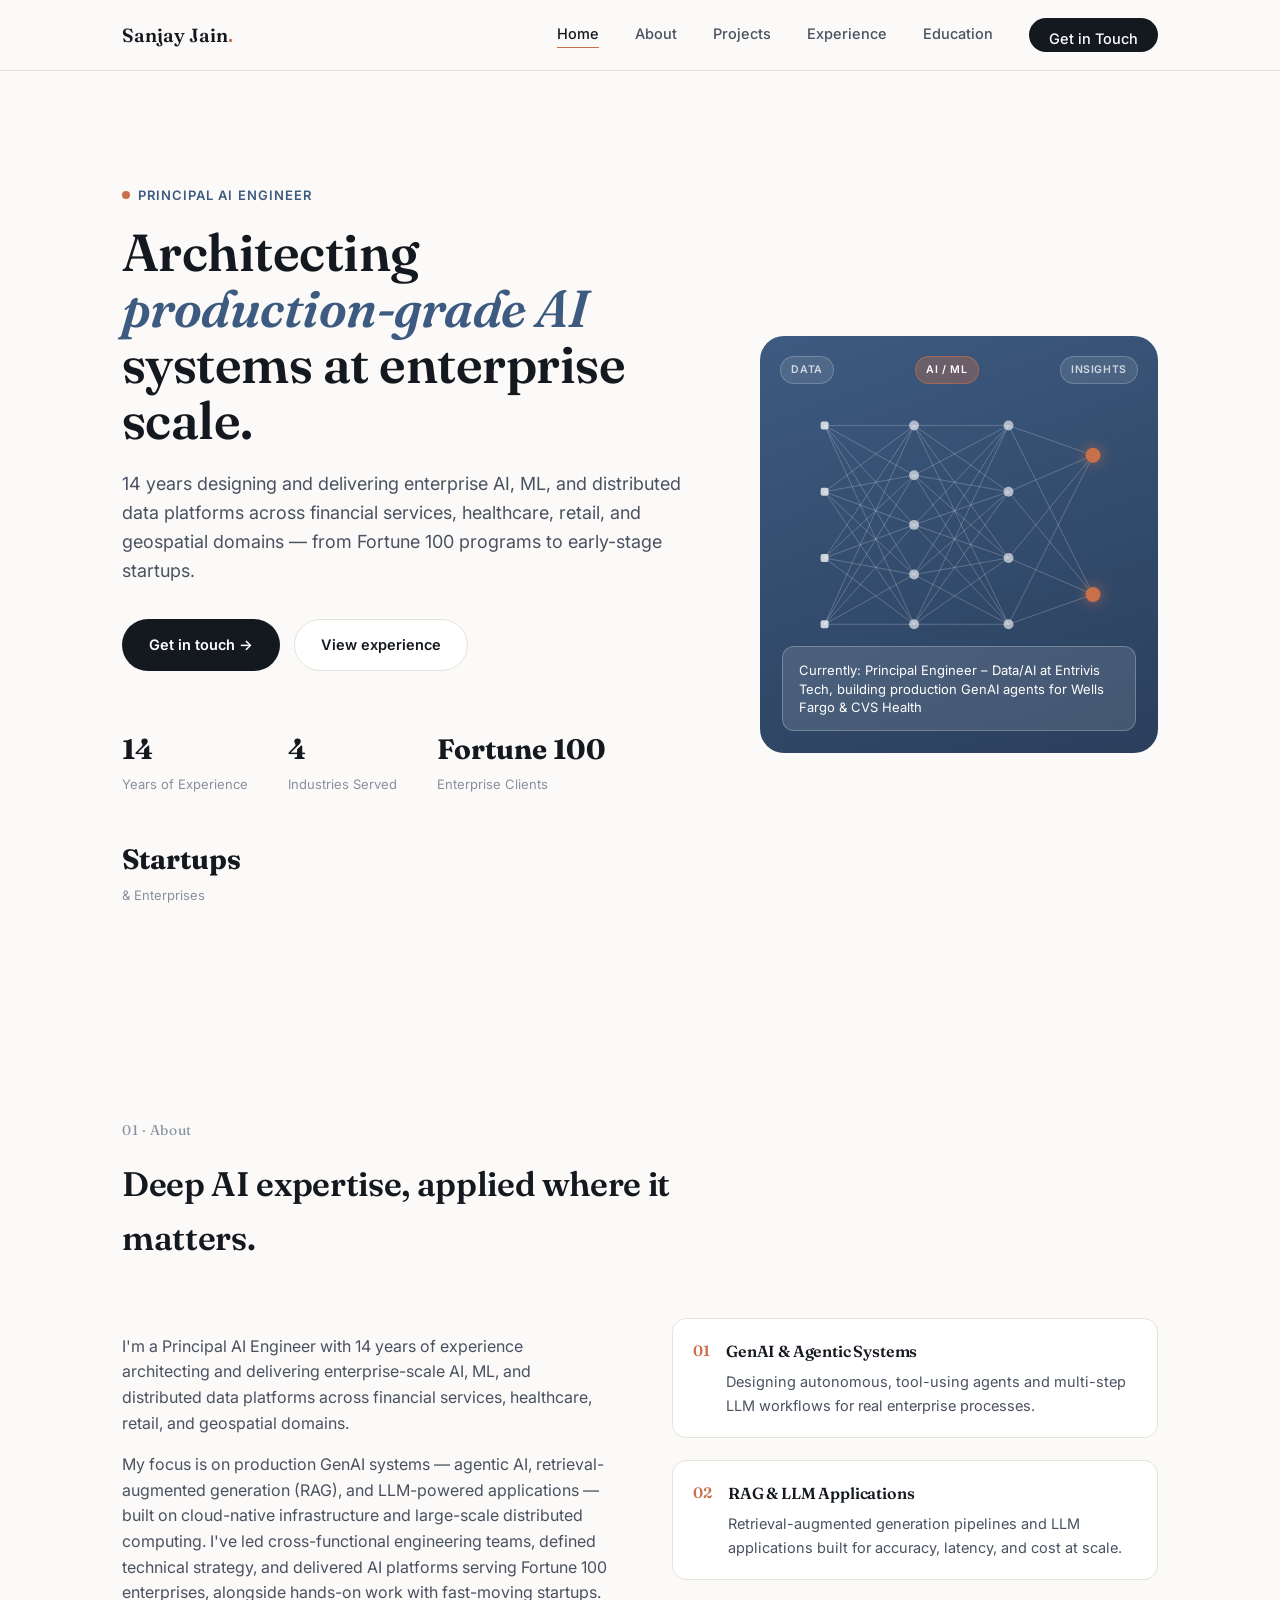
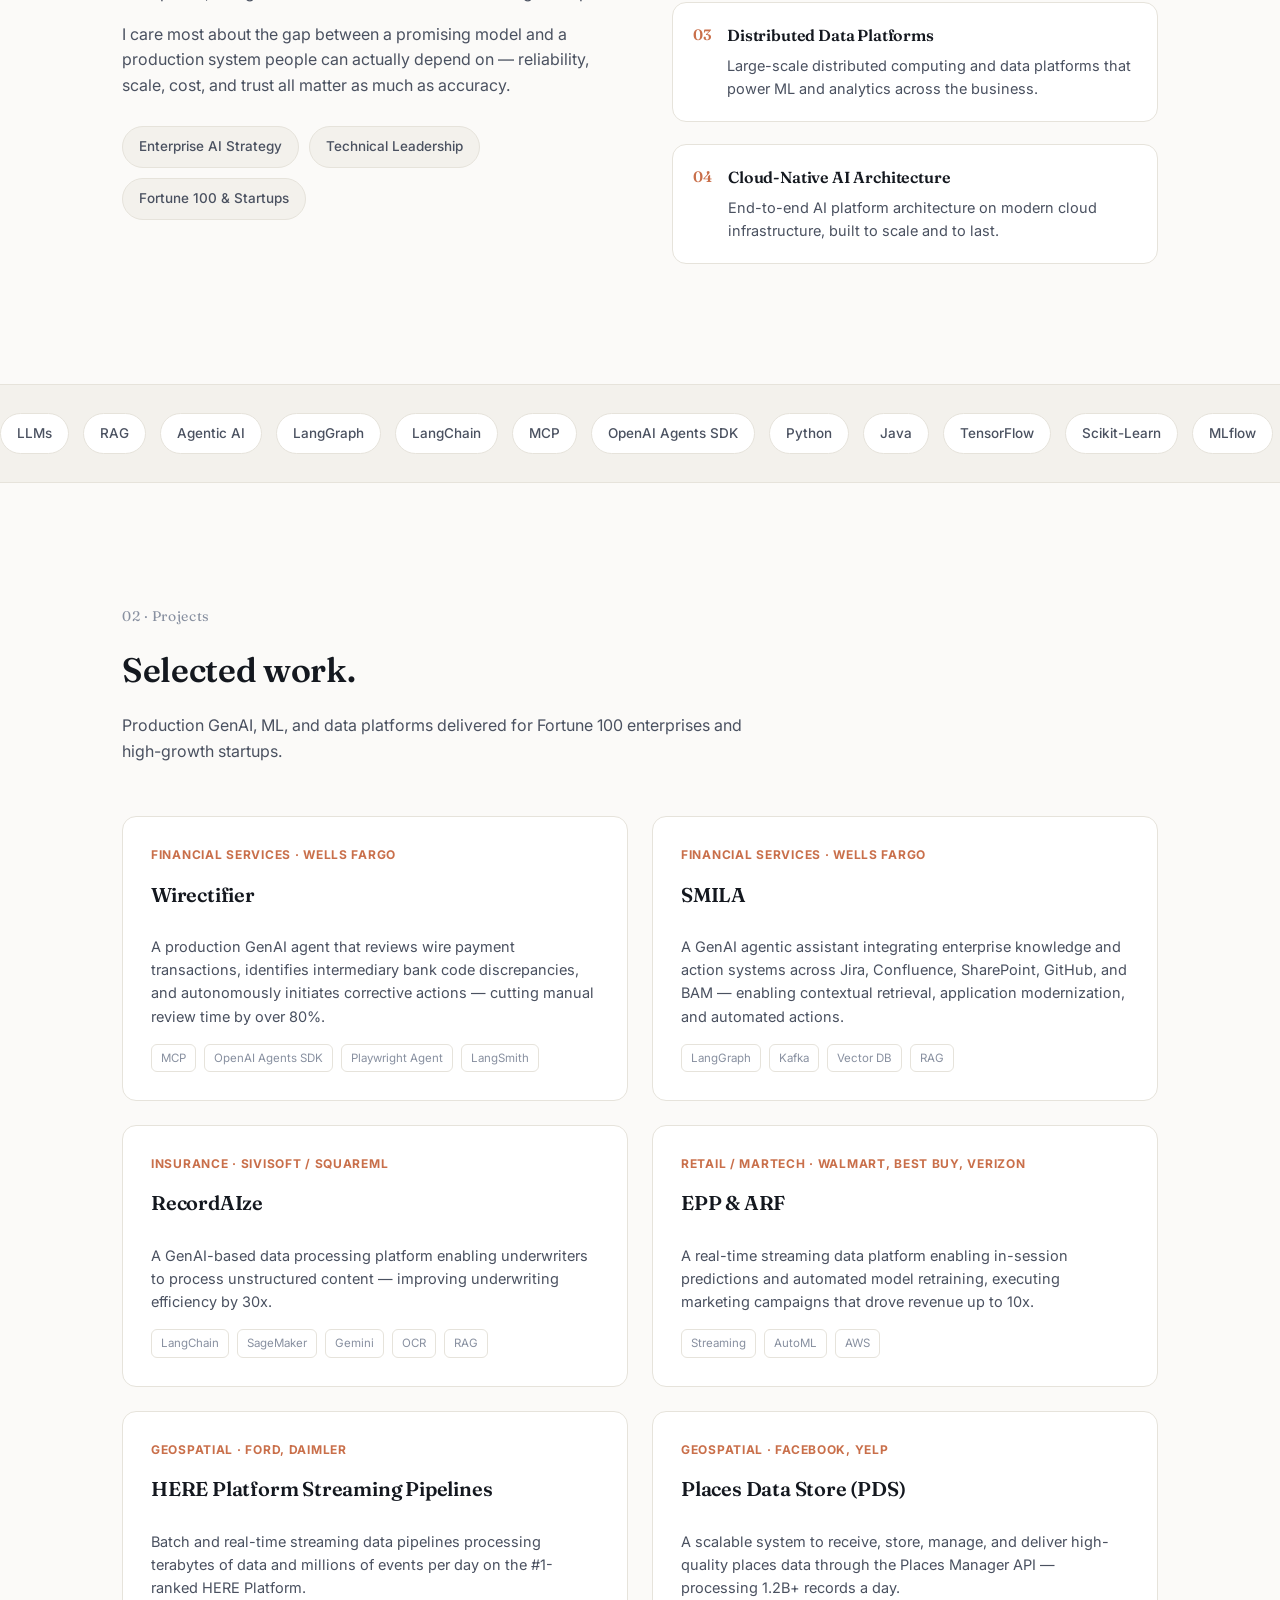
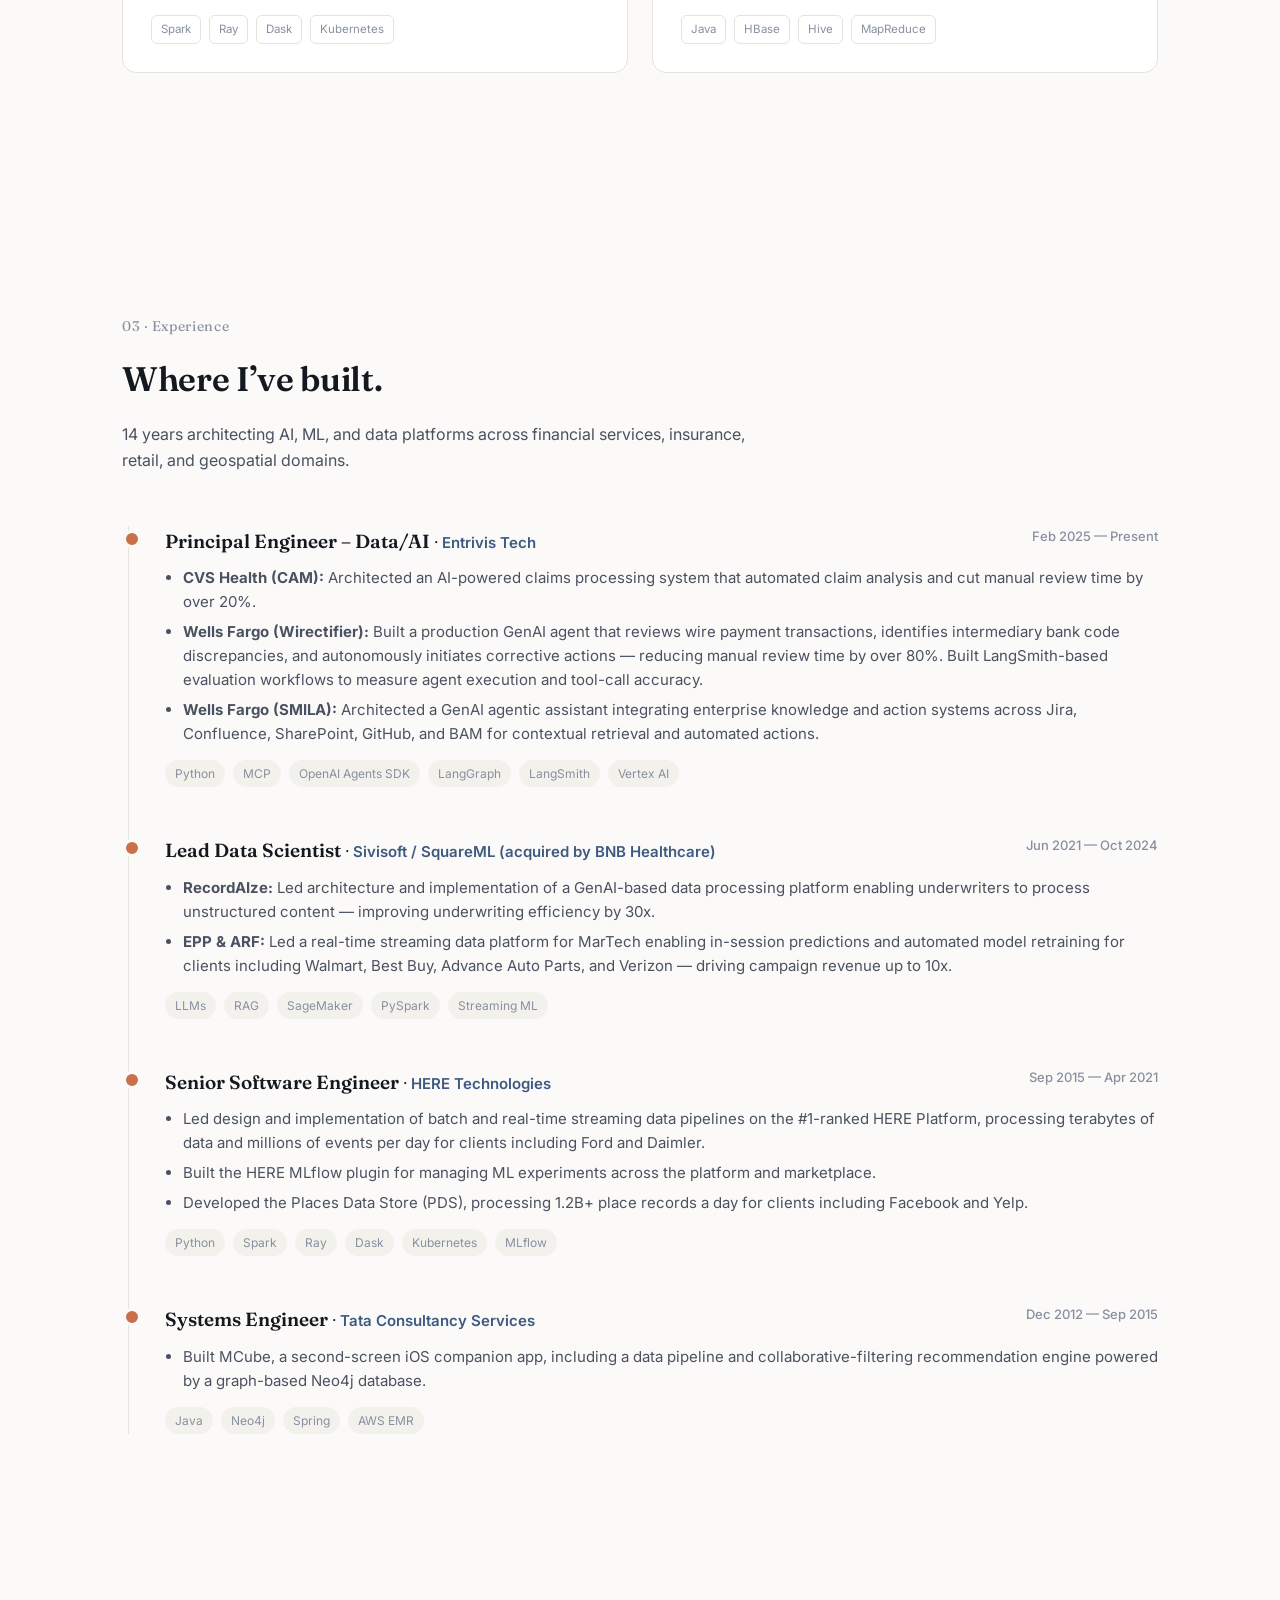
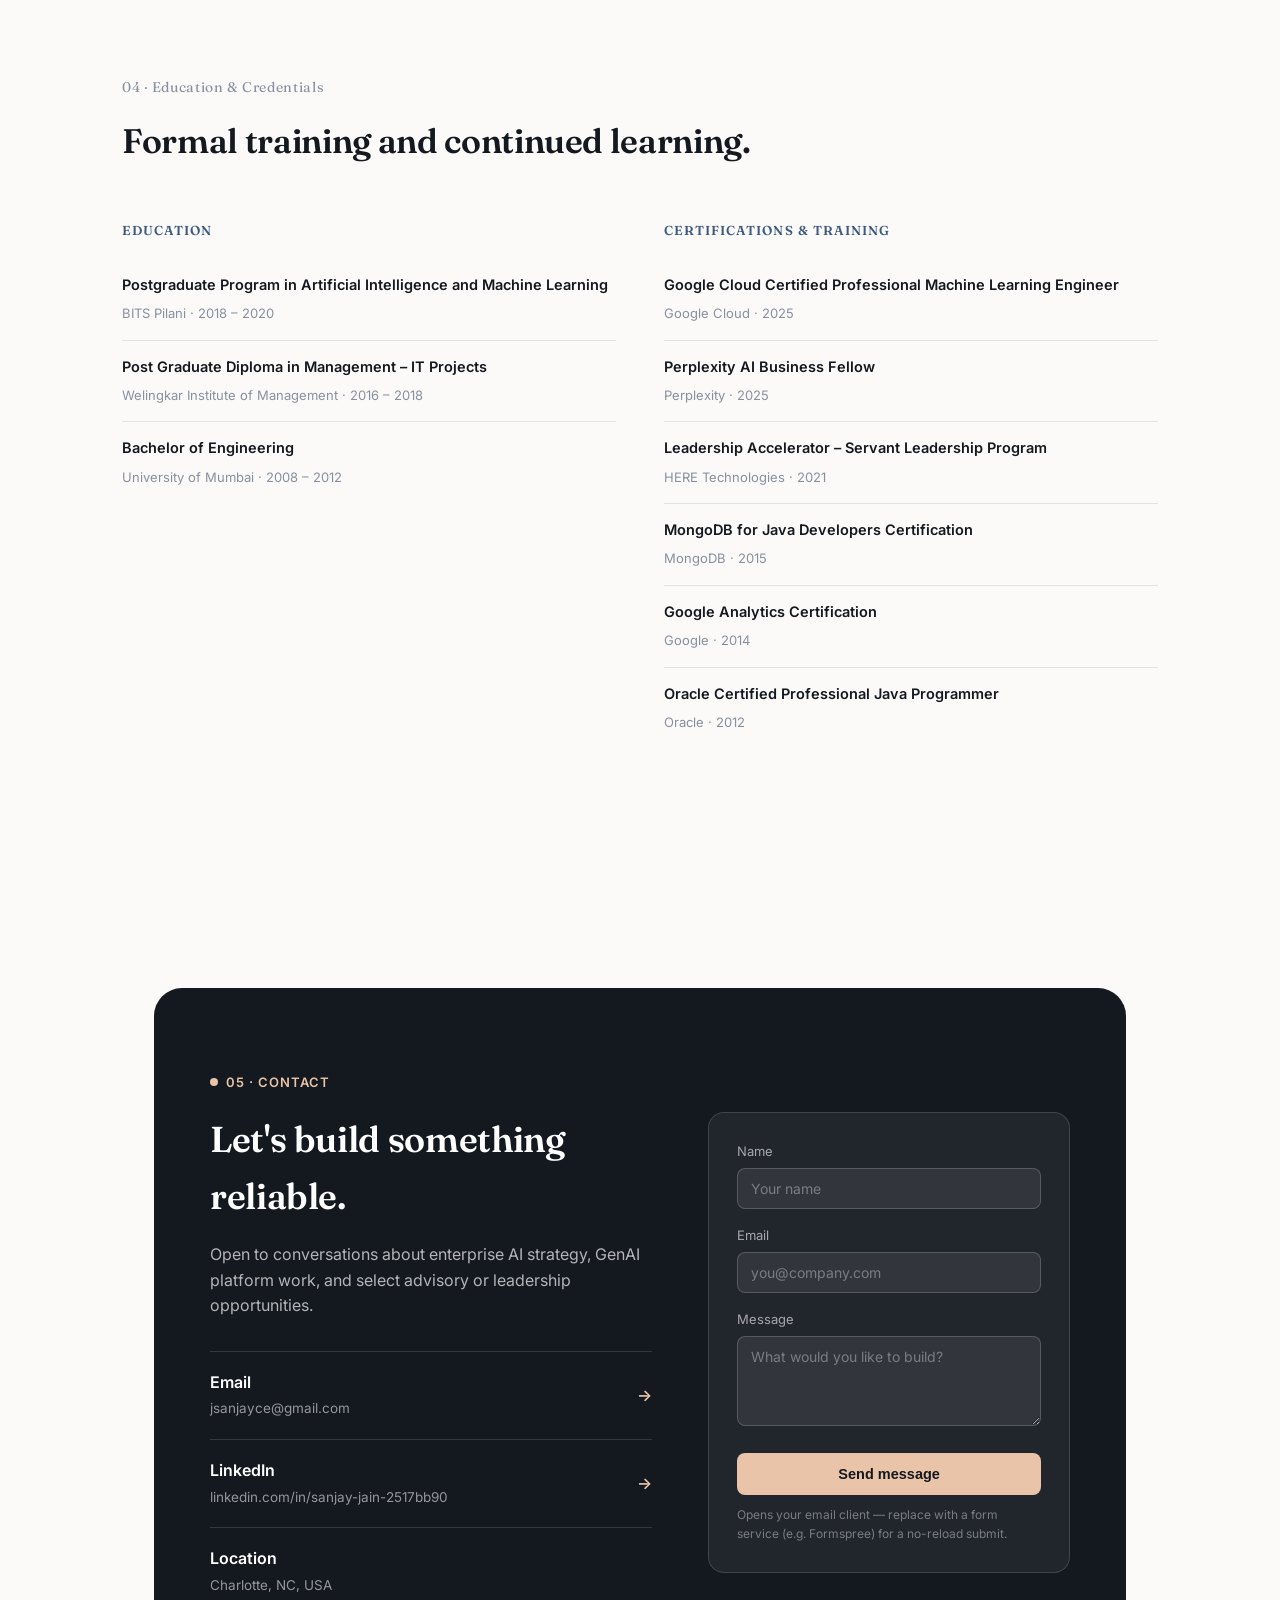
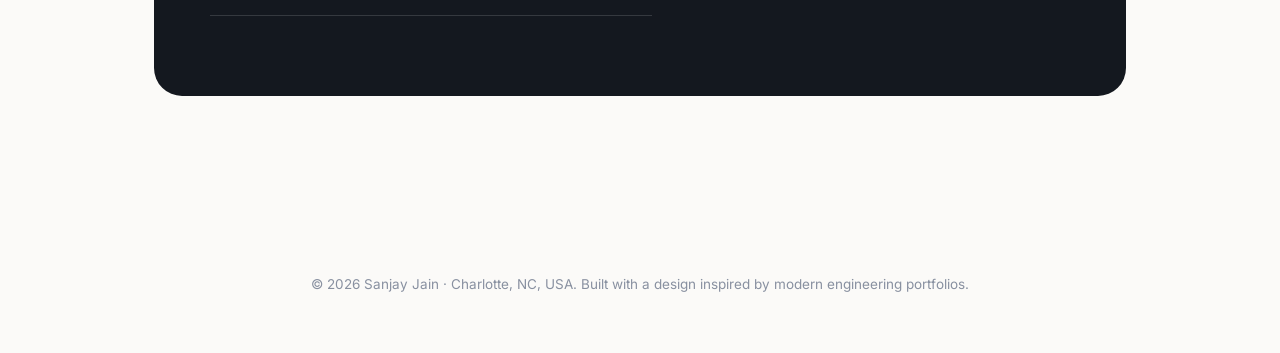
<file: index.html>
<!DOCTYPE html>
<html lang="en">
<head>
<meta charset="UTF-8">
<meta name="viewport" content="width=device-width, initial-scale=1.0">
<title>Sanjay Jain — Principal AI Engineer</title>
<meta name="description" content="Sanjay Jain — Principal AI Engineer specializing in production GenAI, agentic AI, RAG, LLM applications, and large-scale distributed data platforms.">
<link rel="preconnect" href="https://fonts.googleapis.com">
<link rel="preconnect" href="https://fonts.gstatic.com" crossorigin>
<link href="https://fonts.googleapis.com/css2?family=Inter:wght@400;500;600;700;800&family=Fraunces:opsz,wght@9..144,500;9..144,600&display=swap" rel="stylesheet">
<style>
  :root{
    --bg:#fbfaf8;
    --bg-alt:#f3f1ec;
    --ink:#14181f;
    --ink-soft:#4a5160;
    --ink-faint:#8890a0;
    --line:#e6e3db;
    --accent:#3d5a80;
    --accent-2:#c96f4a;
    --card:#ffffff;
    --radius:14px;
    --maxw:1100px;
  }

  *{box-sizing:border-box;}
  html{scroll-behavior:smooth;}
  body{
    margin:0;
    background:var(--bg);
    color:var(--ink);
    font-family:'Inter',-apple-system,BlinkMacSystemFont,'Segoe UI',sans-serif;
    line-height:1.6;
    -webkit-font-smoothing:antialiased;
  }
  h1,h2,h3,h4{
    font-family:'Fraunces','Inter',serif;
    font-weight:600;
    letter-spacing:-0.01em;
    margin:0;
  }
  a{color:inherit;text-decoration:none;}
  img{max-width:100%;display:block;}
  section{padding:120px 0;}
  .wrap{max-width:var(--maxw);margin:0 auto;padding:0 32px;}
  .eyebrow{
    display:inline-flex;
    align-items:center;
    gap:8px;
    font-size:13px;
    font-weight:600;
    letter-spacing:0.08em;
    text-transform:uppercase;
    color:var(--accent);
    margin-bottom:18px;
  }
  .eyebrow::before{
    content:"";
    width:8px;height:8px;border-radius:50%;
    background:var(--accent-2);
    display:inline-block;
  }
  .section-num{
    font-family:'Fraunces',serif;
    font-size:14px;
    color:var(--ink-faint);
    letter-spacing:0.05em;
  }

  /* NAV */
  header{
    position:sticky;top:0;z-index:100;
    border-bottom:1px solid var(--line);
  }
  header::before{
    content:"";position:absolute;inset:0;z-index:-1;
    background:rgba(251,250,248,0.85);
    backdrop-filter:blur(10px);
  }
  nav{
    max-width:var(--maxw);margin:0 auto;padding:18px 32px;
    display:flex;align-items:center;justify-content:space-between;
  }
  .logo{font-family:'Fraunces',serif;font-weight:600;font-size:19px;}
  .logo span{color:var(--accent-2);}
  .nav-links{display:flex;gap:36px;align-items:center;}
  .nav-links a{
    font-size:14.5px;font-weight:500;color:var(--ink-soft);
    transition:color .2s;
    padding-bottom:2px;
    border-bottom:1px solid transparent;
  }
  .nav-links a:hover, .nav-links a.active{color:var(--ink);border-color:var(--accent-2);}
  .nav-cta{
    background:var(--ink);color:#fff !important;
    padding:9px 20px;border-radius:100px;font-size:14px;font-weight:600;
    border-bottom:none !important;
  }
  .nav-cta:hover{background:var(--accent);}
  .menu-btn{display:none;background:none;border:none;cursor:pointer;padding:6px;}
  .menu-btn span{display:block;width:22px;height:2px;background:var(--ink);margin:5px 0;}

  /* HERO */
  .hero{padding:110px 0 90px;}
  .hero-grid{display:grid;grid-template-columns:1.3fr 0.9fr;gap:64px;align-items:center;}
  .hero h1{font-size:52px;line-height:1.08;margin-bottom:22px;}
  .hero h1 em{font-style:italic;color:var(--accent);}
  .hero p.lede{font-size:18px;color:var(--ink-soft);max-width:560px;margin-bottom:34px;}
  .btn-row{display:flex;gap:14px;flex-wrap:wrap;margin-bottom:56px;}
  .btn{
    padding:13px 26px;border-radius:100px;font-size:14.5px;font-weight:600;
    display:inline-flex;align-items:center;gap:8px;
    transition:transform .2s, box-shadow .2s, background .2s;
    border:1px solid transparent;
  }
  .btn-primary{background:var(--ink);color:#fff;}
  .btn-primary:hover{background:var(--accent);transform:translateY(-1px);}
  .btn-ghost{border-color:var(--line);color:var(--ink);background:var(--card);}
  .btn-ghost:hover{border-color:var(--ink);transform:translateY(-1px);}

  .stat-row{display:flex;gap:40px;flex-wrap:wrap;}
  .stat b{display:block;font-family:'Fraunces',serif;font-size:28px;color:var(--ink);}
  .stat span{font-size:13px;color:var(--ink-faint);}

  .hero-photo{
    position:relative;
    aspect-ratio:1/1.05;
    border-radius:24px;
    background:linear-gradient(160deg,var(--accent) 0%,#2a3f5c 100%);
    display:flex;align-items:center;justify-content:center;
    overflow:hidden;
  }
  .network-svg{
    position:absolute;inset:0;width:100%;height:100%;
  }
  .net-edge{
    stroke:rgba(255,255,255,0.22);stroke-width:1;
    animation:netFade 6s ease-in-out infinite;
  }
  .net-node{
    fill:rgba(255,255,255,0.6);
    transform-box:fill-box;transform-origin:center;
    animation:netPulse 4.5s ease-in-out infinite;
  }
  .net-node-hub{
    fill:var(--accent-2);
    filter:drop-shadow(0 0 7px rgba(201,111,74,0.75));
    animation:netPulse 3.2s ease-in-out infinite;
  }
  .net-node-sq{
    fill:rgba(255,255,255,0.75);
  }
  @keyframes netPulse{0%,100%{opacity:0.55;transform:scale(1);}50%{opacity:1;transform:scale(1.25);}}
  @keyframes netFade{0%,100%{opacity:0.15;}50%{opacity:0.4;}}
  .net-labels{
    position:absolute;top:20px;left:20px;right:20px;
    display:flex;justify-content:space-between;align-items:center;
    pointer-events:none;
  }
  .net-label-pill{
    font-size:10.5px;font-weight:600;letter-spacing:0.06em;text-transform:uppercase;
    color:rgba(255,255,255,0.75);
    background:rgba(255,255,255,0.1);
    border:1px solid rgba(255,255,255,0.2);
    padding:5px 10px;border-radius:100px;white-space:nowrap;
  }
  .net-label-pill-accent{
    color:#fff;background:rgba(201,111,74,0.35);border-color:rgba(201,111,74,0.6);
  }
  .hero-photo .tag{
    position:absolute;bottom:22px;left:22px;right:22px;
    background:rgba(255,255,255,0.12);
    backdrop-filter:blur(6px);
    border:1px solid rgba(255,255,255,0.25);
    border-radius:12px;padding:14px 16px;color:#fff;font-size:13px;
    line-height:1.4;
  }

  /* SECTION HEAD */
  .section-head{margin-bottom:52px;max-width:640px;}
  .section-head h2{font-size:34px;margin:14px 0 14px;}
  .section-head p{color:var(--ink-soft);font-size:16px;}

  /* ABOUT */
  .about-grid{display:grid;grid-template-columns:1fr 1fr;gap:64px;align-items:start;}
  .about-grid p{color:var(--ink-soft);margin-bottom:16px;font-size:16px;}
  .pill-grid{display:flex;flex-wrap:wrap;gap:10px;margin-top:28px;}
  .pill{
    background:var(--bg-alt);border:1px solid var(--line);
    padding:9px 16px;border-radius:100px;font-size:13.5px;font-weight:500;color:var(--ink-soft);
  }
  .capability-list{display:flex;flex-direction:column;gap:22px;}
  .capability{
    display:flex;gap:16px;padding:20px;border:1px solid var(--line);border-radius:var(--radius);background:var(--card);
  }
  .capability .num{font-family:'Fraunces',serif;color:var(--accent-2);font-size:15px;font-weight:600;flex-shrink:0;}
  .capability h4{font-size:16px;margin-bottom:6px;}
  .capability p{font-size:14.5px;color:var(--ink-soft);margin:0;}

  /* TECH MARQUEE */
  .marquee-wrap{
    border-top:1px solid var(--line);border-bottom:1px solid var(--line);
    padding:28px 0;overflow:hidden;background:var(--bg-alt);
  }
  .marquee{display:flex;gap:14px;width:max-content;animation:scroll 32s linear infinite;}
  .marquee:hover{animation-play-state:paused;}
  .marquee .pill{background:var(--card);white-space:nowrap;}
  @keyframes scroll{from{transform:translateX(0);}to{transform:translateX(-50%);}}

  /* EDUCATION */
  .edu-grid{display:grid;grid-template-columns:1fr 1fr;gap:48px;}
  .edu-col h4{font-size:13px;text-transform:uppercase;letter-spacing:0.08em;color:var(--accent);margin-bottom:18px;}
  .edu-item{padding:14px 0;border-bottom:1px solid var(--line);}
  .edu-item:last-child{border-bottom:none;}
  .edu-item b{display:block;font-size:14.5px;font-weight:600;color:var(--ink);margin-bottom:4px;}
  .edu-item span{font-size:13px;color:var(--ink-faint);}

  /* EXPERIENCE */
  .timeline{border-left:1px solid var(--line);margin-left:6px;}
  .tl-item{position:relative;padding:0 0 48px 36px;}
  .tl-item:last-child{padding-bottom:0;}
  .tl-item::before{
    content:"";position:absolute;left:-6.5px;top:4px;
    width:12px;height:12px;border-radius:50%;background:var(--accent-2);
    border:3px solid var(--bg);
  }
  .tl-head{display:flex;justify-content:space-between;flex-wrap:wrap;gap:8px;margin-bottom:8px;}
  .tl-role{font-size:19px;font-family:'Fraunces',serif;font-weight:600;}
  .tl-company{color:var(--accent);font-weight:600;font-size:15px;}
  .tl-period{font-size:13px;color:var(--ink-faint);font-weight:500;white-space:nowrap;}
  .tl-item ul{margin:10px 0 0;padding-left:18px;color:var(--ink-soft);font-size:15px;}
  .tl-item li{margin-bottom:6px;}
  .tl-tags{display:flex;flex-wrap:wrap;gap:8px;margin-top:14px;}
  .tl-tags span{font-size:12px;color:var(--ink-faint);background:var(--bg-alt);padding:4px 10px;border-radius:100px;}

  /* PROJECTS */
  .project-grid{display:grid;grid-template-columns:repeat(2,1fr);gap:24px;}
  .project-card{
    border:1px solid var(--line);border-radius:var(--radius);background:var(--card);
    padding:28px;display:flex;flex-direction:column;height:100%;
    transition:transform .2s, box-shadow .2s;
  }
  .project-card:hover{transform:translateY(-3px);box-shadow:0 12px 30px rgba(20,24,31,0.06);}
  .project-tag{font-size:12px;font-weight:700;letter-spacing:0.06em;text-transform:uppercase;color:var(--accent-2);margin-bottom:14px;}
  .project-card h3{font-size:20px;margin-bottom:10px;}
  .project-card p{color:var(--ink-soft);font-size:14.5px;flex-grow:1;margin-bottom:16px;}
  .project-stack{display:flex;flex-wrap:wrap;gap:8px;}
  .project-stack span{font-size:11.5px;color:var(--ink-faint);border:1px solid var(--line);padding:4px 9px;border-radius:6px;}

  /* CONTACT */
  .contact-section{background:var(--ink);color:#fff;border-radius:28px;margin:0 32px;padding:80px 56px;}
  .contact-inner{max-width:var(--maxw);margin:0 auto;}
  .contact-section .eyebrow{color:#e9c4a8;}
  .contact-section .eyebrow::before{background:#e9c4a8;}
  .contact-grid{display:grid;grid-template-columns:1.1fr 0.9fr;gap:56px;align-items:center;}
  .contact-section h2{font-size:36px;color:#fff;margin-bottom:16px;}
  .contact-section p{color:rgba(255,255,255,0.68);font-size:16px;max-width:480px;}
  .contact-links{display:flex;flex-direction:column;gap:0;margin-top:32px;}
  .contact-link{
    display:flex;align-items:center;justify-content:space-between;
    padding:18px 0;border-bottom:1px solid rgba(255,255,255,0.14);
    font-size:16px;font-weight:600;
  }
  .contact-link:first-child{border-top:1px solid rgba(255,255,255,0.14);}
  .contact-link span.small{font-weight:400;color:rgba(255,255,255,0.55);font-size:13.5px;}
  .contact-link .arrow{color:#e9c4a8;transition:transform .2s;}
  .contact-link:hover .arrow{transform:translateX(4px);}
  .contact-form{background:rgba(255,255,255,0.06);border:1px solid rgba(255,255,255,0.14);border-radius:16px;padding:28px;}
  .contact-form label{display:block;font-size:13px;color:rgba(255,255,255,0.6);margin-bottom:6px;margin-top:16px;}
  .contact-form label:first-child{margin-top:0;}
  .contact-form input, .contact-form textarea{
    width:100%;background:rgba(255,255,255,0.08);border:1px solid rgba(255,255,255,0.18);
    border-radius:8px;padding:11px 13px;color:#fff;font-family:inherit;font-size:14px;
  }
  .contact-form textarea{resize:vertical;min-height:90px;}
  .contact-form input::placeholder, .contact-form textarea::placeholder{color:rgba(255,255,255,0.35);}
  .contact-form button{
    margin-top:20px;width:100%;background:#e9c4a8;color:var(--ink);border:none;
    padding:13px;border-radius:8px;font-weight:700;font-size:14.5px;cursor:pointer;transition:opacity .2s;
  }
  .contact-form button:hover{opacity:0.88;}
  .form-note{font-size:12px;color:rgba(255,255,255,0.4);margin-top:10px;}

  footer{padding:44px 32px;text-align:center;color:var(--ink-faint);font-size:13.5px;}
  footer a{color:var(--ink-soft);font-weight:600;}

  .reveal{opacity:0;transform:translateY(18px);transition:opacity .6s ease, transform .6s ease;}
  .reveal.in{opacity:1;transform:translateY(0);}

  @media (max-width:860px){
    .hero-grid, .about-grid, .contact-grid{grid-template-columns:1fr;}
    .hero-photo{order:-1;width:100%;max-width:280px;aspect-ratio:1/1;margin:0 auto 32px;}
    .hero-photo .tag{display:none;}
    .project-grid{grid-template-columns:1fr;}
    .nav-links{
      position:fixed;top:64px;left:0;right:0;bottom:0;
      background:var(--bg);flex-direction:column;justify-content:flex-start;
      padding:36px 32px;gap:26px;
      transform:translateX(100%);transition:transform .3s ease;
    }
    .nav-links.open{transform:translateX(0);}
    .menu-btn{display:block;}
    .contact-section{padding:56px 28px;margin:0 16px;}
    .hero h1{font-size:38px;}
    section{padding:80px 0;}
  }
</style>
</head>
<body>

<header>
  <nav>
    <a href="#home" class="logo">Sanjay Jain<span>.</span></a>
    <div class="nav-links" id="navLinks">
      <a href="#home">Home</a>
      <a href="#about">About</a>
      <a href="#projects">Projects</a>
      <a href="#experience">Experience</a>
      <a href="#education">Education</a>
      <a href="#contact" class="nav-cta">Get in Touch</a>
    </div>
    <button class="menu-btn" id="menuBtn" aria-label="Toggle menu"><span></span><span></span><span></span></button>
  </nav>
</header>

<section class="hero" id="home">
  <div class="wrap hero-grid">
    <div>
      <div class="eyebrow">Principal AI Engineer</div>
      <h1>Architecting <em>production-grade AI</em> systems at enterprise scale.</h1>
      <p class="lede">14 years designing and delivering enterprise AI, ML, and distributed data platforms across financial services, healthcare, retail, and geospatial domains — from Fortune 100 programs to early-stage startups.</p>
      <div class="btn-row">
        <a href="#contact" class="btn btn-primary">Get in touch →</a>
        <a href="#experience" class="btn btn-ghost">View experience</a>
      </div>
      <div class="stat-row">
        <div class="stat"><b>14</b><span>Years of Experience</span></div>
        <div class="stat"><b>4</b><span>Industries Served</span></div>
        <div class="stat"><b>Fortune 100</b><span>Enterprise Clients</span></div>
        <div class="stat"><b>Startups</b><span>&amp; Enterprises</span></div>
      </div>
    </div>
    <div class="hero-photo">
      <svg class="network-svg" viewBox="0 0 400 400" xmlns="http://www.w3.org/2000/svg">
        <g class="net-edges">
          <line x1="65.0" y1="80.0" x2="155.0" y2="80.0" class="net-edge" style="animation-delay:0.0s" />
          <line x1="65.0" y1="80.0" x2="155.0" y2="130.0" class="net-edge" style="animation-delay:0.7s" />
          <line x1="65.0" y1="80.0" x2="155.0" y2="180.0" class="net-edge" style="animation-delay:1.4s" />
          <line x1="65.0" y1="80.0" x2="155.0" y2="230.0" class="net-edge" style="animation-delay:2.1s" />
          <line x1="65.0" y1="80.0" x2="155.0" y2="280.0" class="net-edge" style="animation-delay:2.8s" />
          <line x1="65.0" y1="146.7" x2="155.0" y2="80.0" class="net-edge" style="animation-delay:0.5s" />
          <line x1="65.0" y1="146.7" x2="155.0" y2="130.0" class="net-edge" style="animation-delay:1.2s" />
          <line x1="65.0" y1="146.7" x2="155.0" y2="180.0" class="net-edge" style="animation-delay:1.9s" />
          <line x1="65.0" y1="146.7" x2="155.0" y2="230.0" class="net-edge" style="animation-delay:2.6s" />
          <line x1="65.0" y1="146.7" x2="155.0" y2="280.0" class="net-edge" style="animation-delay:0.3s" />
          <line x1="65.0" y1="213.3" x2="155.0" y2="80.0" class="net-edge" style="animation-delay:1.0s" />
          <line x1="65.0" y1="213.3" x2="155.0" y2="130.0" class="net-edge" style="animation-delay:1.7s" />
          <line x1="65.0" y1="213.3" x2="155.0" y2="180.0" class="net-edge" style="animation-delay:2.4s" />
          <line x1="65.0" y1="213.3" x2="155.0" y2="230.0" class="net-edge" style="animation-delay:0.1s" />
          <line x1="65.0" y1="213.3" x2="155.0" y2="280.0" class="net-edge" style="animation-delay:0.8s" />
          <line x1="65.0" y1="280.0" x2="155.0" y2="80.0" class="net-edge" style="animation-delay:1.5s" />
          <line x1="65.0" y1="280.0" x2="155.0" y2="130.0" class="net-edge" style="animation-delay:2.2s" />
          <line x1="65.0" y1="280.0" x2="155.0" y2="180.0" class="net-edge" style="animation-delay:2.9s" />
          <line x1="65.0" y1="280.0" x2="155.0" y2="230.0" class="net-edge" style="animation-delay:0.6s" />
          <line x1="65.0" y1="280.0" x2="155.0" y2="280.0" class="net-edge" style="animation-delay:1.3s" />
          <line x1="155.0" y1="80.0" x2="250.0" y2="80.0" class="net-edge" style="animation-delay:2.0s" />
          <line x1="155.0" y1="80.0" x2="250.0" y2="146.7" class="net-edge" style="animation-delay:2.7s" />
          <line x1="155.0" y1="80.0" x2="250.0" y2="213.3" class="net-edge" style="animation-delay:0.4s" />
          <line x1="155.0" y1="80.0" x2="250.0" y2="280.0" class="net-edge" style="animation-delay:1.1s" />
          <line x1="155.0" y1="130.0" x2="250.0" y2="80.0" class="net-edge" style="animation-delay:1.8s" />
          <line x1="155.0" y1="130.0" x2="250.0" y2="146.7" class="net-edge" style="animation-delay:2.5s" />
          <line x1="155.0" y1="130.0" x2="250.0" y2="213.3" class="net-edge" style="animation-delay:0.2s" />
          <line x1="155.0" y1="130.0" x2="250.0" y2="280.0" class="net-edge" style="animation-delay:0.9s" />
          <line x1="155.0" y1="180.0" x2="250.0" y2="80.0" class="net-edge" style="animation-delay:1.6s" />
          <line x1="155.0" y1="180.0" x2="250.0" y2="146.7" class="net-edge" style="animation-delay:2.3s" />
          <line x1="155.0" y1="180.0" x2="250.0" y2="213.3" class="net-edge" style="animation-delay:0.0s" />
          <line x1="155.0" y1="180.0" x2="250.0" y2="280.0" class="net-edge" style="animation-delay:0.7s" />
          <line x1="155.0" y1="230.0" x2="250.0" y2="80.0" class="net-edge" style="animation-delay:1.4s" />
          <line x1="155.0" y1="230.0" x2="250.0" y2="146.7" class="net-edge" style="animation-delay:2.1s" />
          <line x1="155.0" y1="230.0" x2="250.0" y2="213.3" class="net-edge" style="animation-delay:2.8s" />
          <line x1="155.0" y1="230.0" x2="250.0" y2="280.0" class="net-edge" style="animation-delay:0.5s" />
          <line x1="155.0" y1="280.0" x2="250.0" y2="80.0" class="net-edge" style="animation-delay:1.2s" />
          <line x1="155.0" y1="280.0" x2="250.0" y2="146.7" class="net-edge" style="animation-delay:1.9s" />
          <line x1="155.0" y1="280.0" x2="250.0" y2="213.3" class="net-edge" style="animation-delay:2.6s" />
          <line x1="155.0" y1="280.0" x2="250.0" y2="280.0" class="net-edge" style="animation-delay:0.3s" />
          <line x1="250.0" y1="80.0" x2="335.0" y2="110.0" class="net-edge" style="animation-delay:1.0s" />
          <line x1="250.0" y1="80.0" x2="335.0" y2="250.0" class="net-edge" style="animation-delay:1.7s" />
          <line x1="250.0" y1="146.7" x2="335.0" y2="110.0" class="net-edge" style="animation-delay:2.4s" />
          <line x1="250.0" y1="146.7" x2="335.0" y2="250.0" class="net-edge" style="animation-delay:0.1s" />
          <line x1="250.0" y1="213.3" x2="335.0" y2="110.0" class="net-edge" style="animation-delay:0.8s" />
          <line x1="250.0" y1="213.3" x2="335.0" y2="250.0" class="net-edge" style="animation-delay:1.5s" />
          <line x1="250.0" y1="280.0" x2="335.0" y2="110.0" class="net-edge" style="animation-delay:2.2s" />
          <line x1="250.0" y1="280.0" x2="335.0" y2="250.0" class="net-edge" style="animation-delay:2.9s" />
        </g>
        <g class="net-nodes">
          <rect x="61.0" y="76.0" width="8" height="8" rx="2" class="net-node net-node-sq" style="animation-delay:0.0s" />
          <rect x="61.0" y="142.7" width="8" height="8" rx="2" class="net-node net-node-sq" style="animation-delay:0.6s" />
          <rect x="61.0" y="209.3" width="8" height="8" rx="2" class="net-node net-node-sq" style="animation-delay:1.2s" />
          <rect x="61.0" y="276.0" width="8" height="8" rx="2" class="net-node net-node-sq" style="animation-delay:1.8s" />
          <circle cx="155.0" cy="80.0" r="5" class="net-node" style="animation-delay:0.0s" />
          <circle cx="155.0" cy="130.0" r="5" class="net-node" style="animation-delay:0.5s" />
          <circle cx="155.0" cy="180.0" r="5" class="net-node" style="animation-delay:1.0s" />
          <circle cx="155.0" cy="230.0" r="5" class="net-node" style="animation-delay:1.5s" />
          <circle cx="155.0" cy="280.0" r="5" class="net-node" style="animation-delay:2.0s" />
          <circle cx="250.0" cy="80.0" r="5" class="net-node" style="animation-delay:0.0s" />
          <circle cx="250.0" cy="146.7" r="5" class="net-node" style="animation-delay:0.4s" />
          <circle cx="250.0" cy="213.3" r="5" class="net-node" style="animation-delay:0.8s" />
          <circle cx="250.0" cy="280.0" r="5" class="net-node" style="animation-delay:1.2s" />
          <circle cx="335.0" cy="110.0" r="7.5" class="net-node net-node-hub" style="animation-delay:0.0s" />
          <circle cx="335.0" cy="250.0" r="7.5" class="net-node net-node-hub" style="animation-delay:0.8s" />
        </g>
      </svg>
      <div class="net-labels">
        <span class="net-label-pill">Data</span>
        <span class="net-label-pill net-label-pill-accent">AI / ML</span>
        <span class="net-label-pill">Insights</span>
      </div>
      <div class="tag">Currently: Principal Engineer &ndash; Data/AI at Entrivis Tech, building production GenAI agents for Wells Fargo &amp; CVS Health</div>
    </div>
  </div>
</section>

<section id="about">
  <div class="wrap">
    <div class="section-head reveal">
      <span class="section-num">01 &middot; About</span>
      <h2>Deep AI expertise, applied where it matters.</h2>
    </div>
    <div class="about-grid">
      <div class="reveal">
        <p>I'm a Principal AI Engineer with 14 years of experience architecting and delivering enterprise-scale AI, ML, and distributed data platforms across financial services, healthcare, retail, and geospatial domains.</p>
        <p>My focus is on production GenAI systems — agentic AI, retrieval-augmented generation (RAG), and LLM-powered applications — built on cloud-native infrastructure and large-scale distributed computing. I've led cross-functional engineering teams, defined technical strategy, and delivered AI platforms serving Fortune 100 enterprises, alongside hands-on work with fast-moving startups.</p>
        <p>I care most about the gap between a promising model and a production system people can actually depend on — reliability, scale, cost, and trust all matter as much as accuracy.</p>
        <div class="pill-grid">
          <span class="pill">Enterprise AI Strategy</span>
          <span class="pill">Technical Leadership</span>
          <span class="pill">Fortune 100 &amp; Startups</span>
        </div>
      </div>
      <div class="capability-list reveal">
        <div class="capability">
          <div class="num">01</div>
          <div><h4>GenAI &amp; Agentic Systems</h4><p>Designing autonomous, tool-using agents and multi-step LLM workflows for real enterprise processes.</p></div>
        </div>
        <div class="capability">
          <div class="num">02</div>
          <div><h4>RAG &amp; LLM Applications</h4><p>Retrieval-augmented generation pipelines and LLM applications built for accuracy, latency, and cost at scale.</p></div>
        </div>
        <div class="capability">
          <div class="num">03</div>
          <div><h4>Distributed Data Platforms</h4><p>Large-scale distributed computing and data platforms that power ML and analytics across the business.</p></div>
        </div>
        <div class="capability">
          <div class="num">04</div>
          <div><h4>Cloud-Native AI Architecture</h4><p>End-to-end AI platform architecture on modern cloud infrastructure, built to scale and to last.</p></div>
        </div>
      </div>
    </div>
  </div>
</section>

<div class="marquee-wrap">
  <div class="marquee" id="marquee">
    <span class="pill">LLMs</span>
    <span class="pill">RAG</span>
    <span class="pill">Agentic AI</span>
    <span class="pill">LangGraph</span>
    <span class="pill">LangChain</span>
    <span class="pill">MCP</span>
    <span class="pill">OpenAI Agents SDK</span>
    <span class="pill">Python</span>
    <span class="pill">Java</span>
    <span class="pill">TensorFlow</span>
    <span class="pill">Scikit-Learn</span>
    <span class="pill">MLflow</span>
    <span class="pill">AWS</span>
    <span class="pill">GCP</span>
    <span class="pill">Azure</span>
    <span class="pill">PySpark</span>
    <span class="pill">Kafka</span>
    <span class="pill">Airflow</span>
    <span class="pill">Snowflake</span>
    <span class="pill">Vector DB / Pinecone</span>
    <span class="pill">Django</span>
    <span class="pill">FastAPI</span>
    <span class="pill">Kubernetes</span>
    <span class="pill">Terraform</span>
  </div>
</div>

<section id="projects">
  <div class="wrap">
    <div class="section-head reveal">
      <span class="section-num">02 &middot; Projects</span>
      <h2>Selected work.</h2>
      <p>Production GenAI, ML, and data platforms delivered for Fortune 100 enterprises and high-growth startups.</p>
    </div>
    <div class="project-grid">
      <div class="project-card reveal">
        <div class="project-tag">Financial Services &middot; Wells Fargo</div>
        <h3>Wirectifier</h3>
        <p>A production GenAI agent that reviews wire payment transactions, identifies intermediary bank code discrepancies, and autonomously initiates corrective actions &mdash; cutting manual review time by over 80%.</p>
        <div class="project-stack"><span>MCP</span><span>OpenAI Agents SDK</span><span>Playwright Agent</span><span>LangSmith</span></div>
      </div>
      <div class="project-card reveal">
        <div class="project-tag">Financial Services &middot; Wells Fargo</div>
        <h3>SMILA</h3>
        <p>A GenAI agentic assistant integrating enterprise knowledge and action systems across Jira, Confluence, SharePoint, GitHub, and BAM &mdash; enabling contextual retrieval, application modernization, and automated actions.</p>
        <div class="project-stack"><span>LangGraph</span><span>Kafka</span><span>Vector DB</span><span>RAG</span></div>
      </div>
      <div class="project-card reveal">
        <div class="project-tag">Insurance &middot; Sivisoft / SquareML</div>
        <h3>RecordAIze</h3>
        <p>A GenAI-based data processing platform enabling underwriters to process unstructured content &mdash; improving underwriting efficiency by 30x.</p>
        <div class="project-stack"><span>LangChain</span><span>SageMaker</span><span>Gemini</span><span>OCR</span><span>RAG</span></div>
      </div>
      <div class="project-card reveal">
        <div class="project-tag">Retail / MarTech &middot; Walmart, Best Buy, Verizon</div>
        <h3>EPP &amp; ARF</h3>
        <p>A real-time streaming data platform enabling in-session predictions and automated model retraining, executing marketing campaigns that drove revenue up to 10x.</p>
        <div class="project-stack"><span>Streaming</span><span>AutoML</span><span>AWS</span></div>
      </div>
      <div class="project-card reveal">
        <div class="project-tag">Geospatial &middot; Ford, Daimler</div>
        <h3>HERE Platform Streaming Pipelines</h3>
        <p>Batch and real-time streaming data pipelines processing terabytes of data and millions of events per day on the #1-ranked HERE Platform.</p>
        <div class="project-stack"><span>Spark</span><span>Ray</span><span>Dask</span><span>Kubernetes</span></div>
      </div>
      <div class="project-card reveal">
        <div class="project-tag">Geospatial &middot; Facebook, Yelp</div>
        <h3>Places Data Store (PDS)</h3>
        <p>A scalable system to receive, store, manage, and deliver high-quality places data through the Places Manager API &mdash; processing 1.2B+ records a day.</p>
        <div class="project-stack"><span>Java</span><span>HBase</span><span>Hive</span><span>MapReduce</span></div>
      </div>
    </div>
  </div>
</section>

<section id="experience">
  <div class="wrap">
    <div class="section-head reveal">
      <span class="section-num">03 &middot; Experience</span>
      <h2>Where I&rsquo;ve built.</h2>
      <p>14 years architecting AI, ML, and data platforms across financial services, insurance, retail, and geospatial domains.</p>
    </div>
    <div class="timeline">
      <div class="tl-item reveal">
        <div class="tl-head">
          <div><span class="tl-role">Principal Engineer &ndash; Data/AI</span> &middot; <span class="tl-company">Entrivis Tech</span></div>
          <span class="tl-period">Feb 2025 &mdash; Present</span>
        </div>
        <ul>
          <li><b>CVS Health (CAM):</b> Architected an AI-powered claims processing system that automated claim analysis and cut manual review time by over 20%.</li>
          <li><b>Wells Fargo (Wirectifier):</b> Built a production GenAI agent that reviews wire payment transactions, identifies intermediary bank code discrepancies, and autonomously initiates corrective actions &mdash; reducing manual review time by over 80%. Built LangSmith-based evaluation workflows to measure agent execution and tool-call accuracy.</li>
          <li><b>Wells Fargo (SMILA):</b> Architected a GenAI agentic assistant integrating enterprise knowledge and action systems across Jira, Confluence, SharePoint, GitHub, and BAM for contextual retrieval and automated actions.</li>
        </ul>
        <div class="tl-tags"><span>Python</span><span>MCP</span><span>OpenAI Agents SDK</span><span>LangGraph</span><span>LangSmith</span><span>Vertex AI</span></div>
      </div>
      <div class="tl-item reveal">
        <div class="tl-head">
          <div><span class="tl-role">Lead Data Scientist</span> &middot; <span class="tl-company">Sivisoft / SquareML (acquired by BNB Healthcare)</span></div>
          <span class="tl-period">Jun 2021 &mdash; Oct 2024</span>
        </div>
        <ul>
          <li><b>RecordAIze:</b> Led architecture and implementation of a GenAI-based data processing platform enabling underwriters to process unstructured content &mdash; improving underwriting efficiency by 30x.</li>
          <li><b>EPP &amp; ARF:</b> Led a real-time streaming data platform for MarTech enabling in-session predictions and automated model retraining for clients including Walmart, Best Buy, Advance Auto Parts, and Verizon &mdash; driving campaign revenue up to 10x.</li>
        </ul>
        <div class="tl-tags"><span>LLMs</span><span>RAG</span><span>SageMaker</span><span>PySpark</span><span>Streaming ML</span></div>
      </div>
      <div class="tl-item reveal">
        <div class="tl-head">
          <div><span class="tl-role">Senior Software Engineer</span> &middot; <span class="tl-company">HERE Technologies</span></div>
          <span class="tl-period">Sep 2015 &mdash; Apr 2021</span>
        </div>
        <ul>
          <li>Led design and implementation of batch and real-time streaming data pipelines on the #1-ranked HERE Platform, processing terabytes of data and millions of events per day for clients including Ford and Daimler.</li>
          <li>Built the HERE MLflow plugin for managing ML experiments across the platform and marketplace.</li>
          <li>Developed the Places Data Store (PDS), processing 1.2B+ place records a day for clients including Facebook and Yelp.</li>
        </ul>
        <div class="tl-tags"><span>Python</span><span>Spark</span><span>Ray</span><span>Dask</span><span>Kubernetes</span><span>MLflow</span></div>
      </div>
      <div class="tl-item reveal">
        <div class="tl-head">
          <div><span class="tl-role">Systems Engineer</span> &middot; <span class="tl-company">Tata Consultancy Services</span></div>
          <span class="tl-period">Dec 2012 &mdash; Sep 2015</span>
        </div>
        <ul>
          <li>Built MCube, a second-screen iOS companion app, including a data pipeline and collaborative-filtering recommendation engine powered by a graph-based Neo4j database.</li>
        </ul>
        <div class="tl-tags"><span>Java</span><span>Neo4j</span><span>Spring</span><span>AWS EMR</span></div>
      </div>
    </div>
  </div>
</section>

<section id="education">
  <div class="wrap">
    <div class="section-head reveal">
      <span class="section-num">04 &middot; Education &amp; Credentials</span>
      <h2>Formal training and continued learning.</h2>
    </div>
    <div class="edu-grid">
      <div class="edu-col reveal">
        <h4>Education</h4>
        <div class="edu-item">
          <b>Postgraduate Program in Artificial Intelligence and Machine Learning</b>
          <span>BITS Pilani &middot; 2018 &ndash; 2020</span>
        </div>
        <div class="edu-item">
          <b>Post Graduate Diploma in Management &ndash; IT Projects</b>
          <span>Welingkar Institute of Management &middot; 2016 &ndash; 2018</span>
        </div>
        <div class="edu-item">
          <b>Bachelor of Engineering</b>
          <span>University of Mumbai &middot; 2008 &ndash; 2012</span>
        </div>
      </div>
      <div class="edu-col reveal">
        <h4>Certifications &amp; Training</h4>
        <div class="edu-item">
          <b>Google Cloud Certified Professional Machine Learning Engineer</b>
          <span>Google Cloud &middot; 2025</span>
        </div>
        <div class="edu-item">
          <b>Perplexity AI Business Fellow</b>
          <span>Perplexity &middot; 2025</span>
        </div>
        <div class="edu-item">
          <b>Leadership Accelerator &ndash; Servant Leadership Program</b>
          <span>HERE Technologies &middot; 2021</span>
        </div>
        <div class="edu-item">
          <b>MongoDB for Java Developers Certification</b>
          <span>MongoDB &middot; 2015</span>
        </div>
        <div class="edu-item">
          <b>Google Analytics Certification</b>
          <span>Google &middot; 2014</span>
        </div>
        <div class="edu-item">
          <b>Oracle Certified Professional Java Programmer</b>
          <span>Oracle &middot; 2012</span>
        </div>
      </div>
    </div>
  </div>
</section>

<section id="contact">
  <div class="wrap">
    <div class="contact-section">
      <div class="contact-inner">
        <div class="contact-grid">
          <div>
            <div class="eyebrow">05 · Contact</div>
            <h2>Let's build something reliable.</h2>
            <p>Open to conversations about enterprise AI strategy, GenAI platform work, and select advisory or leadership opportunities.</p>
            <div class="contact-links">
              <a class="contact-link" href="mailto:jsanjayce@gmail.com">
                <span>Email<br><span class="small">jsanjayce@gmail.com</span></span>
                <span class="arrow">→</span>
              </a>
              <a class="contact-link" href="https://linkedin.com/in/sanjay-jain-2517bb90" target="_blank" rel="noopener">
                <span>LinkedIn<br><span class="small">linkedin.com/in/sanjay-jain-2517bb90</span></span>
                <span class="arrow">→</span>
              </a>
              <div class="contact-link" style="cursor:default;">
                <span>Location<br><span class="small">Charlotte, NC, USA</span></span>
              </div>
            </div>
          </div>
          <form class="contact-form" id="contactForm">
            <label for="name">Name</label>
            <input id="name" name="name" type="text" placeholder="Your name" required>
            <label for="email">Email</label>
            <input id="email" name="email" type="email" placeholder="you@company.com" required>
            <label for="message">Message</label>
            <textarea id="message" name="message" placeholder="What would you like to build?" required></textarea>
            <button type="submit">Send message</button>
            <div class="form-note">Opens your email client — replace with a form service (e.g. Formspree) for a no-reload submit.</div>
          </form>
        </div>
      </div>
    </div>
  </div>
</section>

<footer>
  <p>© <span id="year"></span> Sanjay Jain &middot; Charlotte, NC, USA. Built with a design inspired by modern engineering portfolios.</p>
</footer>

<script>
  // Contact form — build a mailto: link via JS instead of a native form
  // submission (submitting a <form> directly to a mailto: action triggers
  // browsers' "not secure" warning; opening the link via JS does not).
  const contactForm = document.getElementById('contactForm');
  contactForm.addEventListener('submit', (e) => {
    e.preventDefault();
    const name = document.getElementById('name').value.trim();
    const email = document.getElementById('email').value.trim();
    const message = document.getElementById('message').value.trim();
    const subject = encodeURIComponent(`Portfolio contact from ${name}`);
    const body = encodeURIComponent(`${message}\n\n— ${name} (${email})`);
    window.location.href = `mailto:jsanjayce@gmail.com?subject=${subject}&body=${body}`;
  });

  // Mobile menu
  const menuBtn = document.getElementById('menuBtn');
  const navLinks = document.getElementById('navLinks');
  menuBtn.addEventListener('click', () => navLinks.classList.toggle('open'));
  navLinks.querySelectorAll('a').forEach(a => a.addEventListener('click', () => navLinks.classList.remove('open')));

  // Footer year
  document.getElementById('year').textContent = new Date().getFullYear();

  // Scroll reveal
  const revealEls = document.querySelectorAll('.reveal');
  const io = new IntersectionObserver((entries) => {
    entries.forEach(e => { if (e.isIntersecting) { e.target.classList.add('in'); io.unobserve(e.target); } });
  }, { threshold: 0.15 });
  revealEls.forEach(el => io.observe(el));

  // Active nav link on scroll
  const sections = document.querySelectorAll('section[id]');
  const navA = document.querySelectorAll('.nav-links a[href^="#"]');
  const navObserver = new IntersectionObserver((entries) => {
    entries.forEach(entry => {
      if (entry.isIntersecting) {
        navA.forEach(a => a.classList.toggle('active', a.getAttribute('href') === '#' + entry.target.id));
      }
    });
  }, { rootMargin: '-40% 0px -50% 0px' });
  sections.forEach(s => navObserver.observe(s));

  // Duplicate marquee content for seamless loop
  const marquee = document.getElementById('marquee');
  marquee.innerHTML += marquee.innerHTML;
</script>

</body>
</html>
</file>
